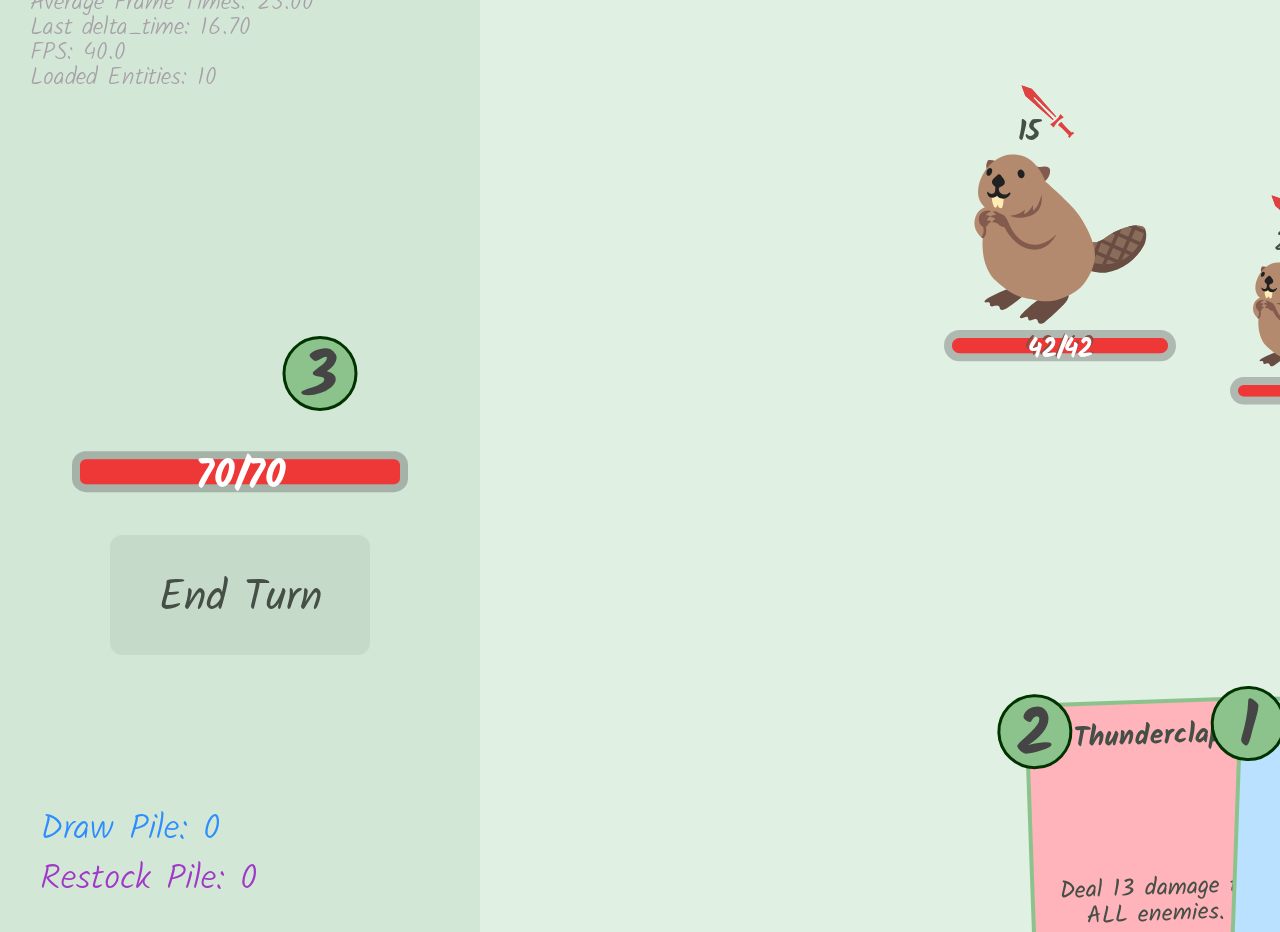
<file: card-crawler/index.html>
<!DOCTYPE html>
<html lang="en">
<head>
    <meta charset="UTF-8">
    <meta name="viewport" content="width=device-width, initial-scale=1.0">
    <meta http-equiv="Content-Type" content="image">
    <link rel="icon" type="image/x-icon" href="/favicon.ico">
    <title>Slay the Web</title>

    <link rel="stylesheet" href="index.css">
    <link rel="stylesheet" href="main_menu.css">
</head>
<body>
    <!-- text for users who have chosen to disable javascript -->
    <noscript id="noscript">
        <h1>you seem to have JS disabled</h1>
        <h2>meaning that this game won't work :(</h2>
    </noscript>

    <!-- displaying a loading gif whilst the assets for the game are loading -->
    <div id="misc">
        <img src="assets/sprites/loading/loading.gif" id="loading-bar">
    </div>


    <!-- we have a separate canvas for the background, this is so that we don't have to render it every frame, saving tons on performance -->
    <canvas id="backgroundCanvas" width="400" height="225"></canvas>

    <!-- main game canvas, assets we expect to move every frame -->
    <canvas id="gameCanvas" width="400" height="225" hidden="true">you don't seem to have support for canvases :p RIP i guess</canvas>

    <!-- particle canvas, for drawing particles -->
    <canvas id="particleCanvas" class="ignore-mouse" width="400" height="225" hidden="true"></canvas>
    
    <!-- HUD canvases, one is for generic HUD elements, one is for debug hud elements , and the last is a GLSL canvas-->
    <canvas id="hudCanvas" class="ignore-mouse" width="400" height="225" hidden="true"></canvas>
    <canvas id="debugHudCanvas" class="ignore-mouse" width="400" height="225" hidden="true"></canvas>
    <canvas id="WebGLHudCanvas" class="ignore-mouse" width="400" height="225" hidden="true"></canvas>
    
    <!-- UNUSED hovering card canvas, for drawing the hovering cards -->
    <canvas id="focusingCardCanvas" class="ignore-mouse" width="400" height="225" hidden="true"></canvas>
    
    <!-- GLSL canvas to render on top of the screen -->
    <canvas id="WebGLTopCanvas" class="ignore-mouse" width="400" height="225" hidden="true"></canvas>
    

    <!-- shader library -->
    <!-- <script type="module">
        import resolveLygia from "https://lygia.xyz/resolve.esm.js"
    </script> -->

    <!-- javascript -->
    <script type="module" src="./js/index.js"></script>

    <!-- main menu -->
    <div class="menu" id="main-menu" hidden="true">
        <h1 class="title">Slay the Web</h1>
        <ul class="menu-list" style="z-index: 10;">
            <li><a class="button-simple" data-button="play-btn" href="#">Play</a></li>
            <li><a class="button-simple" id="about-btn" href="#">About</a></li>
        </ul>
    </div>

    <div class="menu" id="game-over-screen" hidden="true">
        <h1 class="title">Deceased...</h1>
        <ul class="menu-list" style="z-index: 10;">
            <h2 id="score-display">You got a score of 20</h2>
            <li><a class="button-simple" style="display: none;"></a></li>
            <li><a class="button-simple" data-button="play-btn" href="#">Play Again</a></li>
            <li><a class="button-simple" data-button="store-btn" href="#">To the Store</a></li>
            <li><a class="button-simple" data-button="return-to-main-menu-btn" href="#">Main Menu</a></li>
        </ul>
    </div>

    <div class="menu" id="about-menu" hidden="true">
        <h1 class="title">About</h1>
        <ul class="menu-list" style="z-index: 10; width: 1000px;">
            <li><h4>A silly lil open-source game, written in bare-bones JavaScript</h4></li>
            <div class="menu-list-container">
                <div class="menu-list-child">
                    <li style="margin: 0px; margin-bottom: 15px"><h3>Art</h3></li>
                    <li style="margin: 0px; margin-bottom: 15px">"Loading..." by Top Rascal on OpenGameArt.org</li>
                    <li style="margin: 0px; margin-bottom: 15px">Sword Vectors by Vecteezy</li>
                    <li style="margin: 0px; margin-bottom: 15px">All other art by Kenney (www.kenney.nl)</li>
                </div>
                <!-- <div class="menu-list-child">
                    <li style="margin: 0px; margin-bottom: 15px"><h3>Audio</h3></li>
                    <li style="margin: 0px; margin-bottom: 15px">All other audio by Kenney (www.kenney.nl)</li>
                </div> -->
            </div>
            <li><a class="button-simple" rel="noreferrer noopener" target="_blank" href="https://github.com/JustTemmiesRandomProjects/silly-html-games/tree/main/card-crawler">Source Code</a></li>
            <li><a class="button-simple" data-button="return-to-main-menu-btn" href="#">Back</a></li>
        </ul>
    </div>
</body>
</html>
</file>
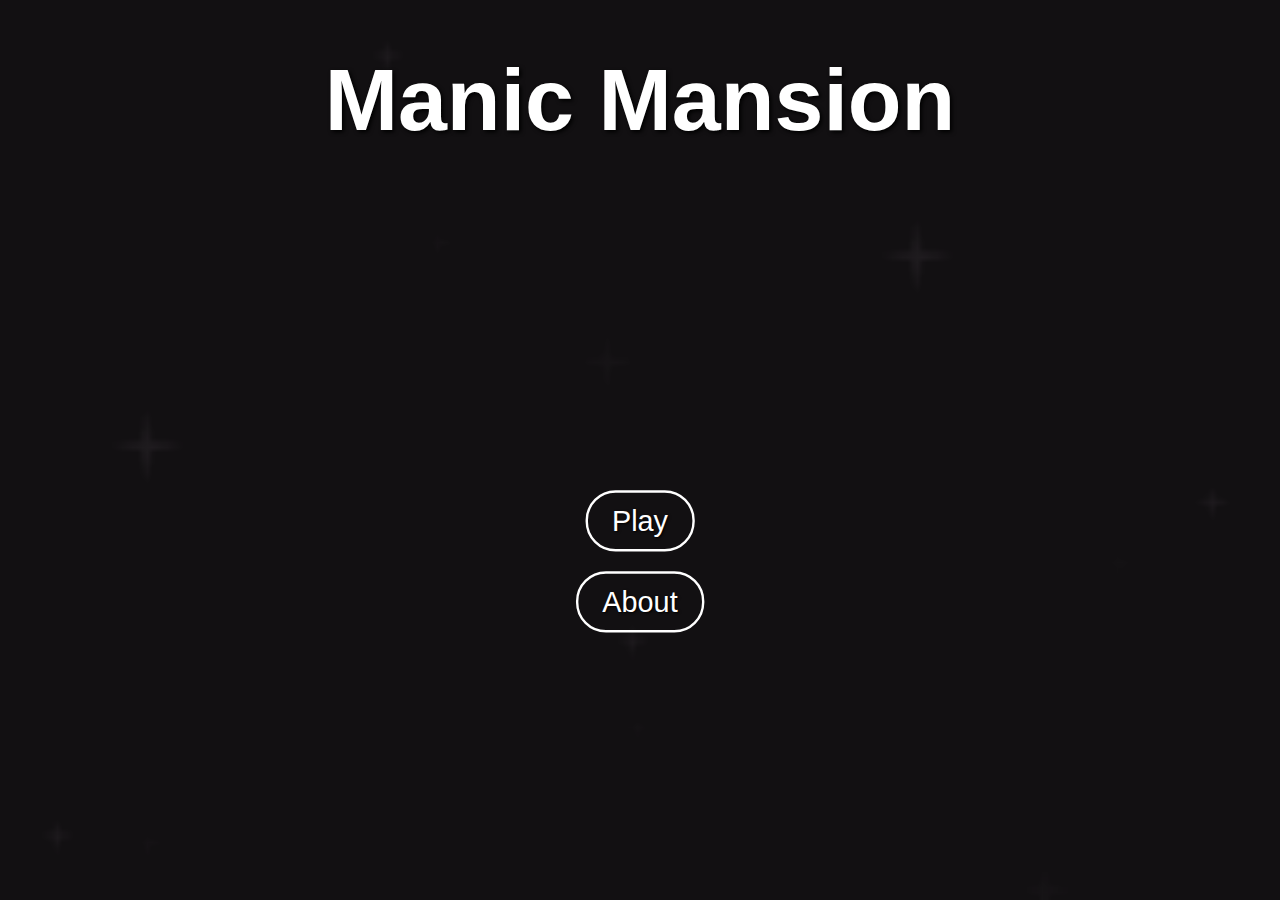
<file: manic-mansion/index.html>
<!DOCTYPE html>
<html lang="en">
<head>
    <meta charset="UTF-8">
    <meta name="viewport" content="width=device-width, initial-scale=1.0">
    <meta http-equiv="Content-Type" content="image">
    <title>Manic Mansion</title>

    <link rel="stylesheet" href="index.css">
    <link rel="stylesheet" href="main_menu.css">
</head>
<body>
    <!-- text for users who have chosen to disable javascript -->
    <noscript id="noscript">
        <h1>you seem to have JS disabled</h1>
        <h2>meaning that this game won't work :(</h2>
    </noscript>
    
    <!-- displaying a loading gif whilst the assets for the game are loading -->
    <div id="misc">
        <img src="assets/sprites/loading/loading.gif" id="loading-bar">
    </div>
    

    <!-- we have a separate canvas for the background, this is so that we don't have to render it every frame, saving tons on performance -->
    <canvas id="backgroundCanvas" width="400" height="225"></canvas>

    <!-- main game canvas, assets we expect to move every frame -->
    <canvas id="gameCanvas" width="400" height="225" hidden="true"></canvas>

    <!-- particle canvas, for drawing particles -->
    <canvas id="particleCanvas" class="ignore-mouse" width="400" height="225" hidden="true"></canvas>
    
    <!-- HUD canvas, for drawing the HUD -->
    <canvas id="hudCanvas" class="ignore-mouse" width="400" height="225" hidden="true"></canvas>

    <!-- javascript -->
    <script type="module" src="./js/index.js"></script>

    <!-- main menu -->
    <div class="menu" id="main-menu" hidden="true">
        <h1 class="title">Manic Mansion</h1>
        <ul class="menu-list" style="z-index: 10;">
            <li><a class="button-simple" data-button="play-btn" href="#">Play</a></li>
            <li><a class="button-simple" id="about-btn" href="#">About</a></li>
        </ul>
    </div>

    <div class="menu" id="game-over-screen" hidden="true">
        <h1 class="title">Your ships were Slain</h1>
        <ul class="menu-list" style="z-index: 10;">
            <h2 id="score-display">You got a score of 20</h2>
            <li><a class="button-simple" style="display: none;"></a></li>
            <li><a class="button-simple" data-button="play-btn" href="#">Play Again</a></li>
            <li><a class="button-simple" data-button="store-btn" href="#">To the Store</a></li>
            <li><a class="button-simple" data-button="return-to-main-menu-btn" href="#">Main Menu</a></li>
        </ul>
    </div>

    <div class="menu" id="about-menu" hidden="true">
        <h1 class="title">About</h1>
        <ul class="menu-list" style="z-index: 10; width: 1000px;">
            <li><h4>A silly lil open-source game, written in bare-bones JavaScript</h4></li>
            <div class="menu-list-container">
                <div class="menu-list-child">
                    <li style="margin: 0px; margin-bottom: 15px"><h3>Art</h3></li>
                    <li style="margin: 0px; margin-bottom: 15px">"Loading..." by Top Rascal on OpenGameArt.org</li>
                    <li style="margin: 0px; margin-bottom: 15px">All other art by Kenney (www.kenney.nl)</li>
                </div>
                <div class="menu-list-child">
                    <li style="margin: 0px; margin-bottom: 15px"><h3>Audio</h3></li>
                    <li style="margin: 0px; margin-bottom: 15px">All other audio by Kenney (www.kenney.nl)</li>
                </div>
            </div>
            <li><a class="button-simple" rel="noreferrer noopener" target="_blank" href="https://github.com/JustTemmiesRandomProjects/silly-html-games/tree/main/manic-mansion">Source Code</a></li>
            <li><a class="button-simple" data-button="return-to-main-menu-btn" href="#">Back</a></li>
        </ul>
    </div>
</body>
</html>
</file>
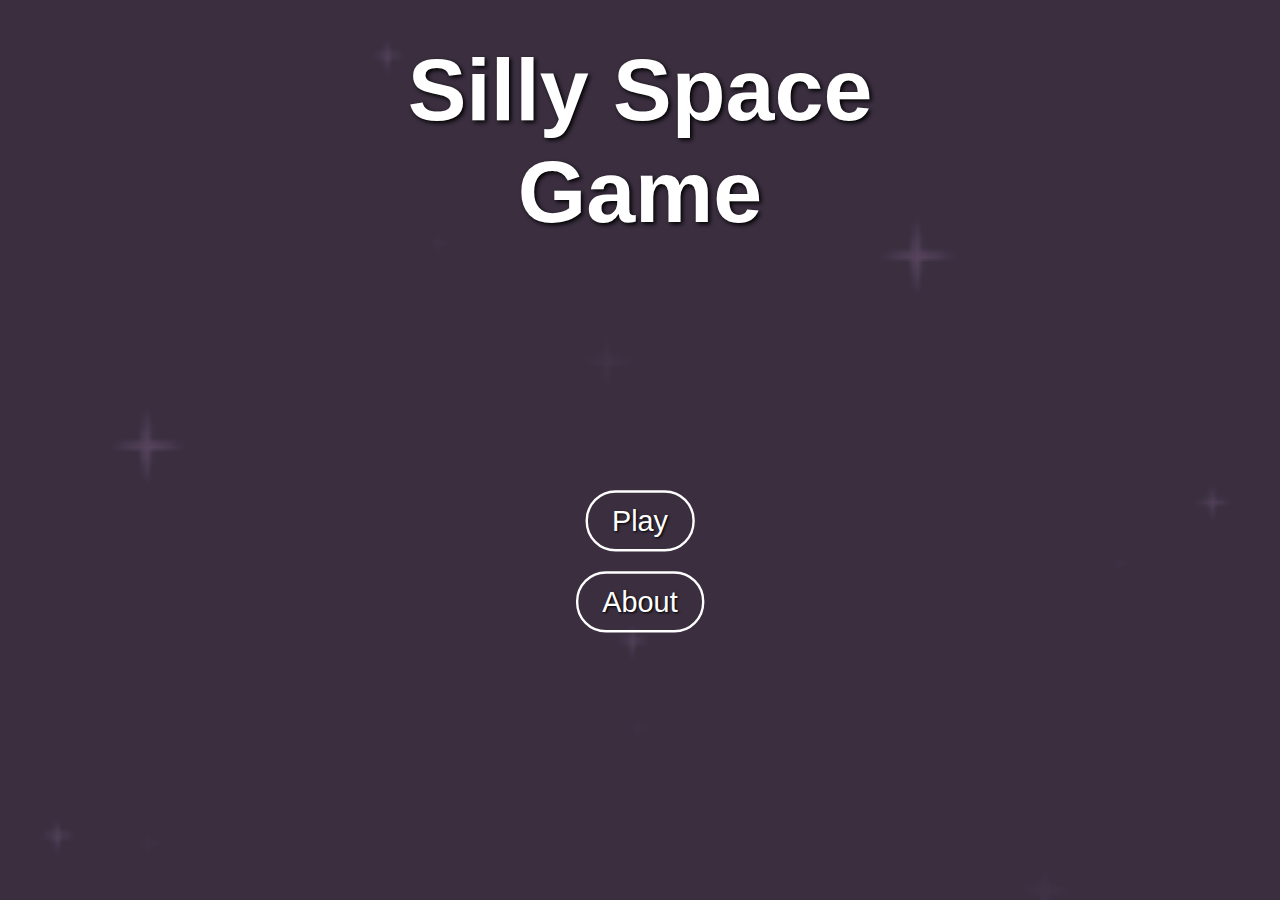
<file: silly-framework/index.html>
<!DOCTYPE html>
<html lang="en">
<head>
    <meta charset="UTF-8">
    <meta name="viewport" content="width=device-width, initial-scale=1.0">
    <meta http-equiv="Content-Type" content="image">
    <title>Silly Game</title>

    <link rel="stylesheet" href="index.css">
    <link rel="stylesheet" href="main_menu.css">
</head>
<body>
    <!-- text for users who have chosen to disable javascript -->
    <noscript id="noscript">
        <h1>you seem to have JS disabled</h1>
        <h2>meaning that this game won't work :(</h2>
    </noscript>
    
    <!-- displaying a loading gif whilst the assets for the game are loading -->
    <div id="misc">
        <img src="assets/sprites/loading/loading.gif" id="loading-bar">
    </div>
    

    <!-- we have a separate canvas for the background, this is so that we don't have to render it every frame, saving tons on performance -->
    <canvas id="backgroundCanvas" width="400" height="225"></canvas>

    <!-- main game canvas, assets we expect to move every frame -->
    <canvas id="gameCanvas" width="400" height="225" hidden="true"></canvas>

    <!-- particle canvas, for drawing particles -->
    <canvas id="particleCanvas" class="ignore-mouse" width="400" height="225" hidden="true"></canvas>
    
    <!-- HUD canvas, for drawing the HUD -->
    <canvas id="hudCanvas" class="ignore-mouse" width="400" height="225" hidden="true"></canvas>

    <!-- javascript -->
    <script type="module" src="./js/index.js"></script>

    <!-- main menu -->
    <div class="menu" id="main-menu" hidden="true">
        <h1 class="title">Silly Space Game</h1>
        <ul class="menu-list" style="z-index: 10;">
            <li><a class="button-simple" data-button="play-btn" href="#">Play</a></li>
            <li><a class="button-simple" id="about-btn" href="#">About</a></li>
        </ul>
    </div>

    <div class="menu" id="game-over-screen" hidden="true">
        <h1 class="title">Your ships were Slain</h1>
        <ul class="menu-list" style="z-index: 10;">
            <h2 id="score-display">You got a score of 20</h2>
            <li><a class="button-simple" style="display: none;"></a></li>
            <li><a class="button-simple" data-button="play-btn" href="#">Play Again</a></li>
            <li><a class="button-simple" data-button="store-btn" href="#">To the Store</a></li>
            <li><a class="button-simple" data-button="return-to-main-menu-btn" href="#">Main Menu</a></li>
        </ul>
    </div>

    <div class="menu" id="about-menu" hidden="true">
        <h1 class="title">About</h1>
        <ul class="menu-list" style="z-index: 10; width: 1000px;">
            <li><h4>A simple, open-source silly space game written in bare-bones JavaScript</h4></li>
            <div class="menu-list-container">
                <div class="menu-list-child">
                    <li style="margin: 0px; margin-bottom: 15px"><h3>Art</h3></li>
                    <li style="margin: 0px; margin-bottom: 15px">"Loading..." by Top Rascal on OpenGameArt.org</li>
                    <li style="margin: 0px; margin-bottom: 15px">All other art by Kenney (www.kenney.nl)</li>
                </div>
                <div class="menu-list-child">
                    <li style="margin: 0px; margin-bottom: 15px"><h3>Audio</h3></li>
                    <li style="margin: 0px; margin-bottom: 15px">All other audio by Kenney (www.kenney.nl)</li>
                </div>
            </div>
            <li><a class="button-simple" rel="noreferrer noopener" target="_blank" href="https://github.com/JustTemmiesRandomProjects/silly-html-games/tree/main/silly-space-game">Source Code</a></li>
            <li><a class="button-simple" data-button="return-to-main-menu-btn" href="#">Back</a></li>
        </ul>
    </div>
</body>
</html>
</file>
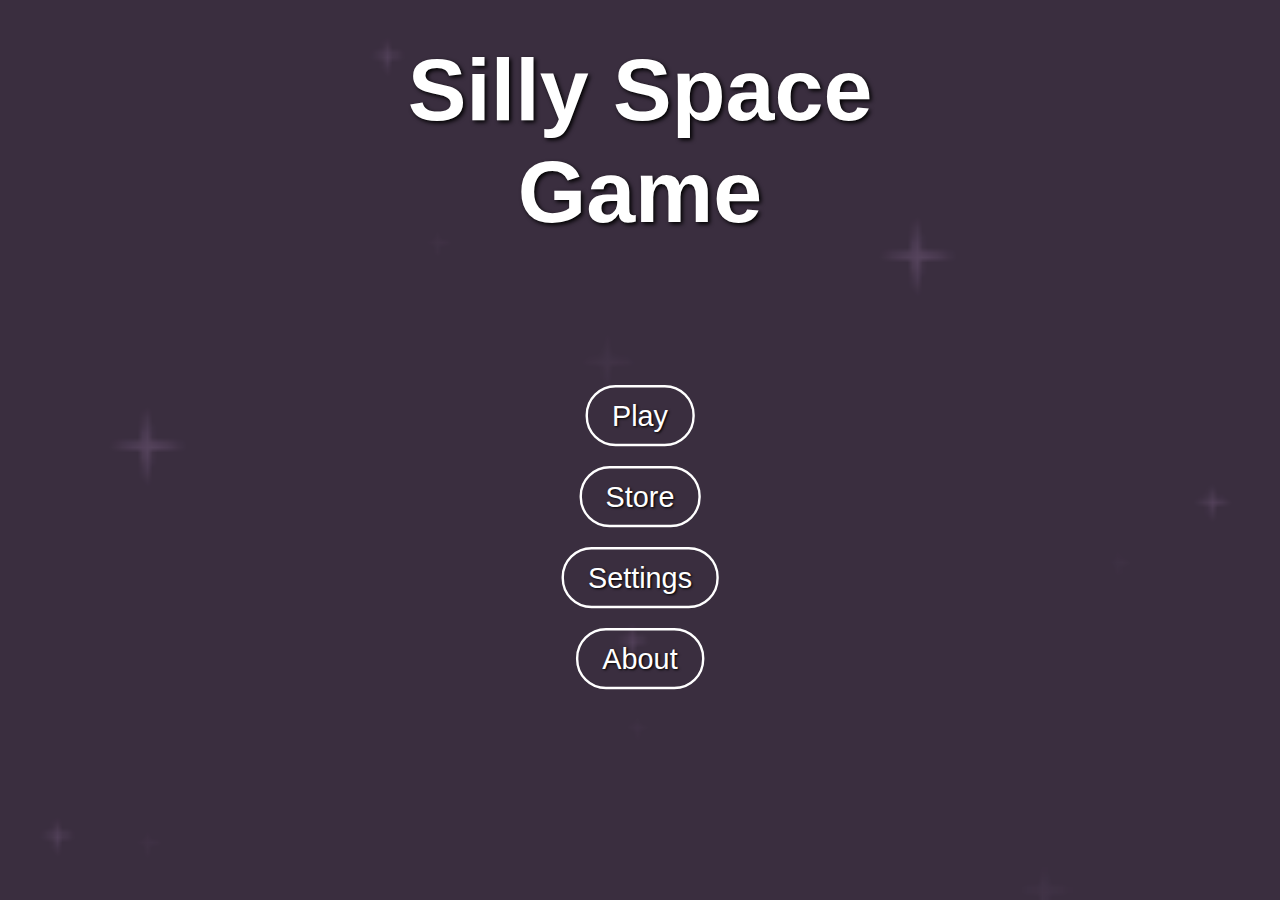
<file: silly-space-game/index.html>
<!DOCTYPE html>
<html lang="en">
<head>
    <meta charset="UTF-8">
    <meta name="viewport" content="width=device-width, initial-scale=1.0">
    <meta http-equiv="Content-Type" content="image">
    <title>Silly Space Game</title>

    <link rel="stylesheet" href="index.css">
    <link rel="stylesheet" href="main_menu.css">
    <link rel="stylesheet" href="shop.css">
</head>
<body>
    <!-- text for users who have chosen to disable javascript -->
    <noscript id="noscript">
        <h1>you seem to have JS disabled</h1>
        <h2>meaning that this game won't work :(</h2>
    </noscript>
    
    <!-- displaying a loading gif whilst the assets for the game are loading -->
    <div id="misc">
        <img src="assets/sprites/loading/loading.gif" id="loading-bar">
    </div>
    

    <!-- we have a separate canvas for the background, this is so that we don't have to render it every frame, saving tons on performance -->
    <canvas id="backgroundCanvas" width="400" height="225"></canvas>

    <!-- main game canvas -->
    <canvas id="gameCanvas" width="400" height="225" hidden="true"></canvas>

    <!-- particle canvas, for drawing particles -->
    <canvas id="particleCanvas" class="ignore-mouse" width="400" height="225" hidden="true"></canvas>
    
    <!-- HUD canvas, for drawing the HUD -->
    <canvas id="hudCanvas" class="ignore-mouse" width="400" height="225" hidden="true"></canvas>

    <!-- javascript -->
    <script type="module" src="./js/index.js"></script>

    <!-- main menu -->
    <div class="menu" id="main-menu" hidden="true">
        <h1 class="title">Silly Space Game</h1>
        <ul class="menu-list" style="z-index: 10;">
            <li><a class="button-simple" data-button="play-btn" href="#">Play</a></li>
            <li><a class="button-simple" data-button="store-btn" href="#">Store</a></li>
            <li><a class="button-simple" id="settings-btn" href="#">Settings</a></li>
            <li><a class="button-simple" id="about-btn" href="#">About</a></li>
        </ul>
    </div>

    <div class="menu" id="store-menu" hidden="true">
        <h1 class="title">Welcome to the Store!</h1>
        <ul class="menu-list" style="z-index: 10;">
            <div id="div1" style="height: 500px; width: 1600px; position:relative;">
            <div id="div2" style="max-height:100%; max-width: 100%; overflow:auto;">
            <div id="div3" style="height: 100%;">
                <div class="shop-container">
                    <div class="item-list">
                        <div class="menu-list-container">
                            <div class="menu-list-child">
                                <div class="shop-item">
                                    <h3 class="item-name">Colourful Paint</h3>
                                    <p class="item-description">Unlocks different colours for your ship</p>
                                    <div class="buy-button-container"><button id="shop_more_paint_1" class="buy-button button-simple">Buy</button></div>
                                </div>
                                <div class="shop-item">
                                    <h3 class="item-name">Bigger Shipyard</h3>
                                    <p class="item-description">Unlocks a new model of ship, functionally identical</p>
                                    <div class="buy-button-container"><button id="shop_more_ships_1" class="buy-button button-simple">Buy</button></div>
                                </div>
                                <div class="shop-item">
                                    <h3 class="item-name">Advanced Machinery</h3>
                                    <p class="item-description">Unlocks yet another model of ship, functionally identical</p>
                                    <div class="buy-button-container"><button id="shop_more_ships_2" class="buy-button button-simple">Buy</button></div>
                                </div>
                            </div>
                            <div class="menu-list-child">
                                <div class="shop-item">
                                    <h3 class="item-name">Money Printing</h3>
                                    <p class="item-description">Increase the maximum number of coins on the map by 1</p>
                                    <div class="buy-button-container"><button id="shop_more_coins_1" class="buy-button button-simple">Buy</button></div>
                                </div>
                                <div class="shop-item-fake"></div>
                                <div class="shop-item move-item-right">
                                    <h3 class="item-name">Pre-emptive Clones</h3>
                                    <p class="item-description">Start the game with one of your clones</p>
                                    <div class="buy-button-container"><button id="shop_clone_start" class="buy-button button-simple">Buy</button></div>
                                </div>
                            </div>
                            <div class="menu-list-child">
                                <div class="shop-item">
                                    <h3 class="item-name">Cloning Gallery</h3>
                                    <p class="item-description">The first time you collect 5 coins in a round, spawn a clone of yourself!</p>
                                    <div class="buy-button-container"><button id="shop_clone_first_5_coins" class="buy-button button-simple">Buy</button></div>
                                </div>
                                <div class="shop-item">
                                    <h3 class="item-name">Durable Cloning Gallery</h3>
                                    <p class="item-description">Spawn a clone for every 5th coin you collect - there's no limits with this one</p>
                                    <div class="buy-button-container"><button id="shop_clone_every_5_coins" class="buy-button button-simple">Buy</button></div>
                                </div>
                                <div class="shop-item item-to-left item-to-right">
                                    <h3 class="item-name">Clones of Mayhem</h3>
                                    <p class="item-description">Spawn a clone every time you pick up a coin</p>
                                    <div class="buy-button-container"><button id="shop_clone_every_1_coins" class="buy-button button-simple">Buy</button></div>
                                </div>
                            </div>
                            <div class="menu-list-child">
                                <div class="shop-item">
                                    <h3 class="item-name">Item 1</h3>
                                    <p class="item-description">Description of Item 1</p>
                                    <div class="buy-button-container"><button id="shop_placeholder" class="buy-button button-simple">Buy</button></div>
                                </div>
                                <div class="shop-item">
                                    <h3 class="item-name">Item 2</h3>
                                    <p class="item-description">Description of Item 2</p>
                                    <div class="buy-button-container"><button id="shop_placeholder" class="buy-button button-simple">Buy</button></div>
                                </div>
                                <div class="shop-item move-item-left">
                                    <h3 class="item-name">Astroid Mining</h3>
                                    <p class="item-description">Spawn a clone every time you destroy 25,000 score worth of astroids</p>
                                    <div class="buy-button-container"><button id="shop_clone_score" class="buy-button button-simple">Buy</button></div>
                                </div>
                            </div>
                            <div class="menu-list-child">
                                <div class="shop-item">
                                    <h3 class="item-name">Item 1</h3>
                                    <p class="item-description">Description of Item 1</p>
                                    <div class="buy-button-container"><button id="shop_placeholder" class="buy-button button-simple">Buy</button></div>
                                </div>
                                <div class="shop-item">
                                    <h3 class="item-name">Item 2</h3>
                                    <p class="item-description">Description of Item 2</p>
                                    <div class="buy-button-container"><button id="shop_placeholder" class="buy-button button-simple">Buy</button></div>
                                </div>
                                <div class="shop-item">
                                    <h3 class="item-name">Item 2</h3>
                                    <p class="item-description">Description of Item 2</p>
                                    <div class="buy-button-container"><button id="shop_placeholder" class="buy-button button-simple">Buy</button></div>
                                </div>
                            </div>
                        </div>
                    </div>
                </div>
            </div>
            </div>
            </div>
            <p id="shop-coin-counter" style="font-family: Arial, Helvetica, sans-serif; color: #D884C2AF; font-size: 30px; transform: translateX(80px); margin-bottom: -50px;">Coins: 4</p>
            <li><a class="button-simple" data-button="play-btn" href="#">Play</a></li>
            <li><a class="button-simple" data-button="return-to-main-menu-btn" href="#">Back</a></li>
        </ul>
    </div>

    <div class="menu" id="game-over-screen" hidden="true">
        <h1 class="title">Your ships were Slain</h1>
        <ul class="menu-list" style="z-index: 10;">
            <h2 id="score-display">You got a score of 20</h2>
            <li><a class="button-simple" style="display: none;"></a></li>
            <li><a class="button-simple" data-button="play-btn" href="#">Play Again</a></li>
            <li><a class="button-simple" data-button="store-btn" href="#">To the Store</a></li>
            <li><a class="button-simple" data-button="return-to-main-menu-btn" href="#">Main Menu</a></li>
        </ul>
    </div>

    <div class="menu" id="settings-menu" hidden="true">
        <h1 class="title">Settings</h1>
        <ul class="menu-list" style="z-index: 10; width: 1100px; margin-top: 25px;">
            <div class="menu-list-container" style="margin-bottom: -60px;">
                <div class="menu-list-child">
                    <li><h3>Debug</h3></li>
                    <li><a class="set-in-code" id="settings-debug-test-1-btn" href="#">Debug Testy Thiny nr 2</a></li>
                    <li><a class="set-in-code" id="settings-debug-test-2-btn" href="#">Test Button</a></li>
                    <li><a class="set-in-code" id="settings-show-hitboxes-btn" href="#">Show Hitboxes</a></li>
                    <li><a class="set-in-code" id="settings-view-audio-players-btn" href="#">Show Audio Players</a></li>
                </div>
                <div class="menu-list-child">
                    <li><h3>Gameplay</h3></li>
                    <li><a class="set-in-code" id="settings-circles-collide-btn" href="#">Meteor Collision</a></li>
                    <li><a class="set-in-code" id="settings-player-collision-btn" href="#">Player Collision</a></li>
                    <li><a class="set-in-code" id="settings-player-invincible-btn" href="#">Unlimited Shield</a></li>
                </div>
                <div class="menu-list-child">
                    <li><h3>Audio</h3></li>
                    <li class="audio-slider">
                        <h4>Master Volume:</h4>
                        <input type="range" min="0" max="100" value="50" step="1" class="slider" id="master-volume-slider">
                    </li>
                    <li class="audio-slider">
                        <h4>Music Volume:</h4>
                        <input type="range" min="0" max="100" value="50" step="1" class="slider" id="music-volume-slider">
                    </li>
                    <li class="audio-slider">
                        <h4>SFX Volume:</h4>
                        <input type="range" min="0" max="100" value="50" step="1" class="slider" id="sfx-volume-slider">
                    </li>
                </div>
            </div>
            <li><a class="button-simple" data-button="settings-reset-to-defaults" href="#">Reset to Defaults</a></li>
            <li><a class="button-simple" data-button="return-to-main-menu-btn" href="#">Back</a></li>
        </ul>
    </div>

    <div class="menu" id="about-menu" hidden="true">
        <h1 class="title">About</h1>
        <ul class="menu-list" style="z-index: 10; width: 1350px;">
            <li><h4>A simple, open-source silly space game written in bare-bones JavaScript</h4></li>
            <div class="menu-list-container">
                <div class="menu-list-child">
                    <li style="margin: 0px; margin-bottom: 15px"><h3>Art</h3></li>
                    <li style="margin: 0px; margin-bottom: 15px">"Loading..." by Top Rascal on OpenGameArt.org</li>
                    <li style="margin: 0px; margin-bottom: 15px">"Space Coin" by JustTemmie on GitHub</li>
                    <li style="margin: 0px; margin-bottom: 15px">All other art by Kenney (www.kenney.nl)</li>
                </div>
                <div class="menu-list-child">
                    <li style="margin: 0px; margin-bottom: 15px"><h3>Audio</h3></li>
                    <li style="margin: 0px; margin-bottom: 15px">"Meteor" by Jan125 on OpenGameArt.org</li>
                    <li style="margin: 0px; margin-bottom: 15px">All other audio by Kenney (www.kenney.nl)</li>
                </div>
                <div class="menu-list-child">
                    <li style="margin: 0px; margin-bottom: 15px"><h3>Code</h3></li>
                    <li style="margin: 0px; margin-bottom: 15px">All code by JustTemmie on GitHub</li>
                </div>
            </div>
            <li><a class="button-simple" rel="noreferrer noopener" target="_blank" href="https://github.com/JustTemmiesRandomProjects/silly-html-games/tree/main/silly-space-game">Source Code</a></li>
            <li><a class="button-simple" data-button="return-to-main-menu-btn" href="#">Back</a></li>
        </ul>
    </div>
</body>
</html>
</file>
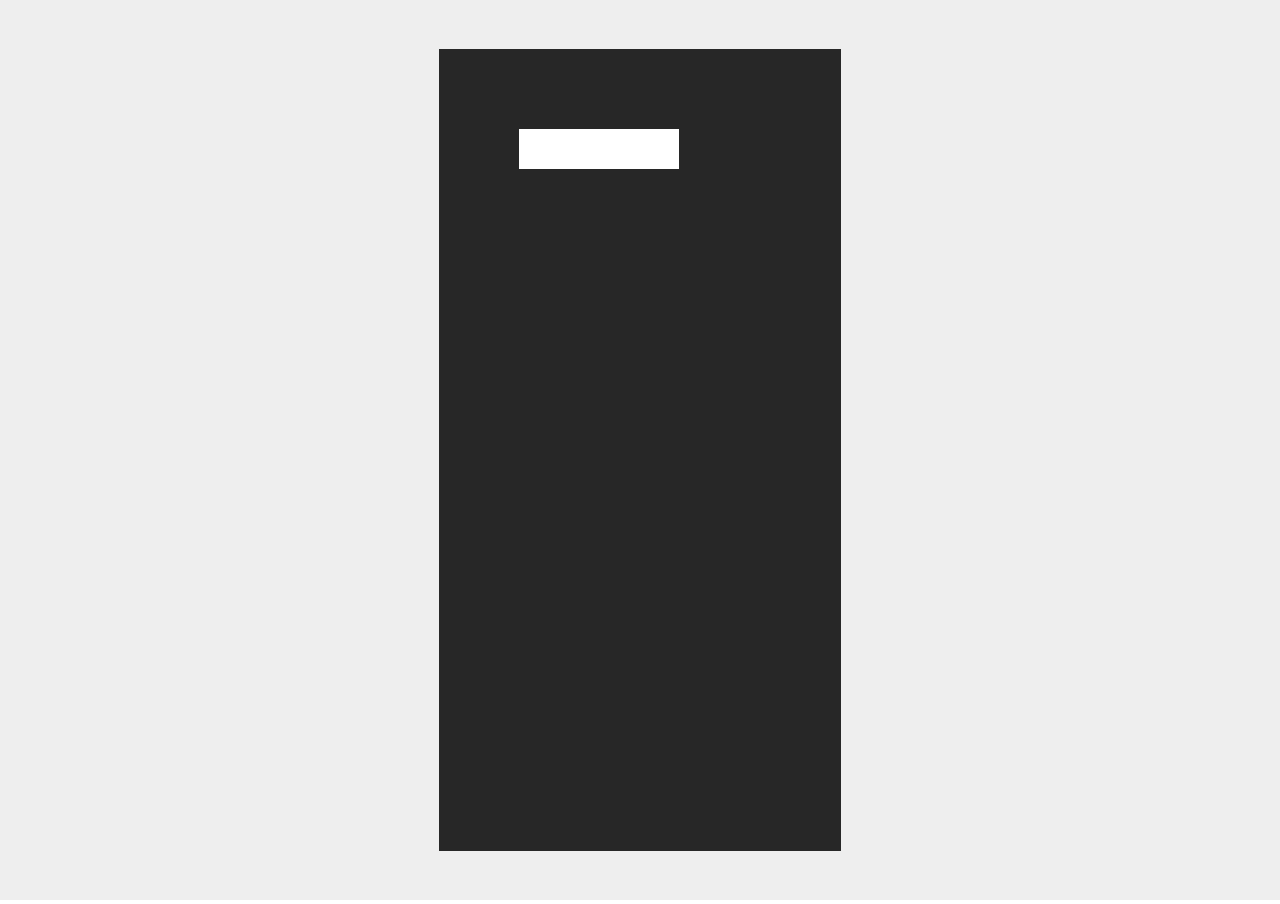
<file: test1/index.html>
<!DOCTYPE html>
<html lang="en">
<head>
    <meta charset="UTF-8">
    <meta name="viewport" content="width=device-width, initial-scale=1.0">
    <title>Silly game</title>

    <link rel="stylesheet" href="index.css">
</head>
<body>
    <canvas id="gameCanvas" width="1600" height="900"></canvas>
    <script src="index.js"></script>
</body>
</html>
</file>
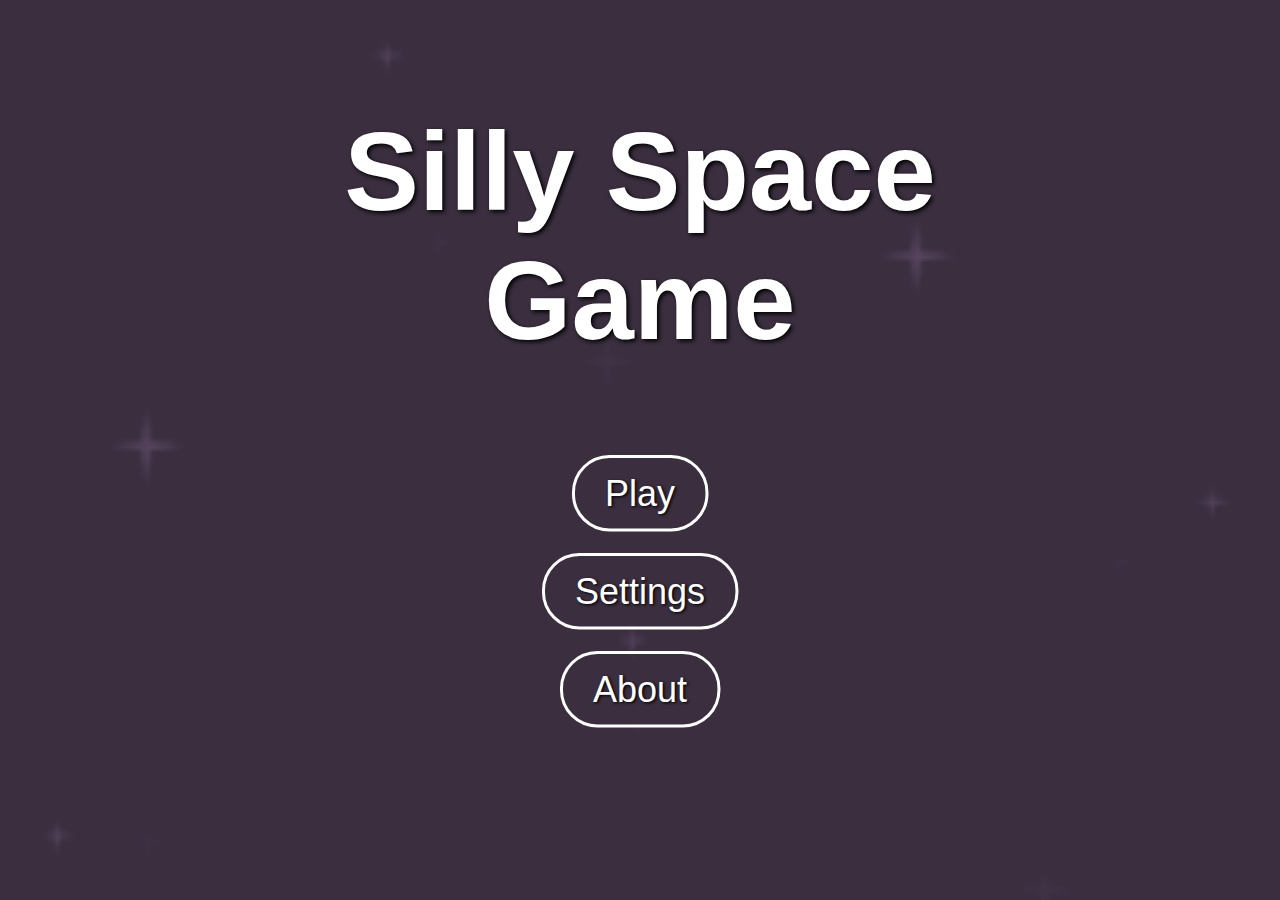
<file: school/other/silly-space-game/index.html>
<!DOCTYPE html>
<html lang="en">
<head>
    <meta charset="UTF-8">
    <meta name="viewport" content="width=device-width, initial-scale=1.0">
    <meta http-equiv="Content-Type" content="image">
    <title>Silly Space Game</title>

    <link rel="stylesheet" href="index.css">
    <link rel="stylesheet" href="main_menu.css">
</head>
<body>
    <!-- text for users who have chosen to disable javascript -->
    <noscript id="noscript">
        <h1>you seem to have JS disabled</h1>
        <h2>meaning that this game won't work :(</h2>
    </noscript>
    
    <!-- displaying a loading gif whilst the assets for the game are loading -->
    <div id="misc">
        <img src="assets/sprites/loading/loading.gif" id="loading-bar">
    </div>

    <!-- we have a seperate canvas for the background, this is so that we don't have to render it every frame, saving tons on performance -->
    <canvas id="backgroundCanvas" width="400" height="225"></canvas>

    <!-- main game canvas -->
    <canvas id="gameCanvas" width="400" height="225" hidden="true"></canvas>

    <!-- particle canvas, for drawing particles -->
    <canvas id="particleCanvas" class="ignore-mouse" width="400" height="225" hidden="true"></canvas>

    <!-- javascript -->
    <script type="module" src="./js/index.js"></script>

    <!-- main menu -->
    <div class="menu" id="main-menu" hidden="true">
        <h1 class="title">Silly Space Game</h1>
        <ul class="menu-list">
            <li><a id="play-btn" href="#">Play</a></li>
            <li><a id="settings-btn" href="#">Settings</a></li>
            <li><a id="about-btn" href="#">About</a></li>
            <!-- <li><a href="#">Exit</a></li> -->
        </ul>
    </div>

    <div class="menu" id="settings-menu" hidden="true">
        <h1 class="title">Settings</h1>
        <ul class="menu-list">
            <li><a id="settings-view-hitboxes-btn" href="#">eyo</a></li>
            <li><a>hi</a></li>
            <li><a>hi</a></li>
            <li><a>hi</a></li>
            <li><a id="return-to-main-menu-btn" href="#">back</a></li>
        </ul>
    </div>
</body>
</html>
</file>
<file: card-crawler/index.css>
@font-face {
    font-family: 'kalam-bold';
    src: url('assets/fonts/Kalam/Kalam-Bold.ttf');
}

@font-face {
    font-family: 'kalam-light';
    src: url('assets/fonts/Kalam/Kalam-Light.ttf');
}

@font-face {
    font-family: 'kalam-regular';
    src: url('assets/fonts/Kalam/Kalam-Regular.ttf');
}

canvas {
    image-rendering: pixelated;
    image-rendering: crisp-edges;

    /* make the canvases centered on the screen */
    position: absolute;

    left: 0;
    right: 0;
    margin-left: auto;
    margin-right: auto;
    top: 0;
    bottom: 0;
    margin-top: auto;
    margin-bottom: auto;
}

.ignore-mouse {
    pointer-events: none;
}

/* make loading bar centered on the screen, above all other elements */
#loading-bar {    
    image-rendering: pixelated;
    scale: 8;
    
    position: absolute;
    top: 40%;
    left: 50%;
    transform: translate(-6%, 0%);
    z-index: 50; /* higher z-index to ensure it's above other elements */
}

#noscript {
    position: absolute;
    top: 10%;
    left: 50%;
    transform: translate(-50%, 0%);
    margin: 0;
    text-align: center;
    z-index: 55; /* higher z-index to ensure it's above other elements */
    color: #fff;
}

audio {
    background-color: #4d4d4d;
    z-index:5
}

.looping-audio {
    background-color: #034bbe;
}
</file>
<file: card-crawler/main_menu.css>
body {
    width:  100%;
    height: 100%;
    margin: 0;
    padding: 0;
    overflow: hidden;
    font-family: 'Arial', sans-serif;
    color: #fff;
    background-color: #3a2e3f;
    background-image: url('assets/sprites/kenney/Backgrounds/black.png');
    background-size: cover;
}

.title {
    text-align: center;
    position: absolute;
    top: 0%;
    left: 50%;
    transform: translate(-50%, -10%);
    z-index: 5;
    font-size: 5.5rem;
    padding-bottom: 0.03vh;
    text-shadow: 2px 2px 4px #000;
}

.menu-list {
    position: absolute;
    padding: 0px;
    left: 50%;
    top: 65%;
    transform: translate(-50%, -65%);
    list-style: none;
}

.menu-list-container {
    display: flex;
}

.menu-list-child {
    flex: 1;
    margin: 5px;
    box-sizing: border-box;
}

.menu-list li {
    text-align: center;
    margin: 30px;
    scale: 1.2;
    padding: 3px;
    height: 45px;
}

.menu-list a {
    text-decoration: none;
    color: #fff;
    font-size: 1.5rem;
    padding: 10px 20px;
    border-radius: 25px;
    transition: all 0.3s ease;
    text-shadow: 1px 1px 2px #000;
}

.menu-list h3 {
    text-decoration: none;
    color: #fff;
    font-size: 1.5rem;
    padding: 0px;
    border-radius: 25px;
    margin: 0px;
    transition: all 0.3s ease;
    text-shadow: 1px 1px 2px #000;
}

.audio-slider h4 {
    text-decoration: none;
    color: #fff;
    font-size: 1rem;
    padding: 0px;
    margin-bottom: 4px;
    margin-top: -10px;
    text-shadow: 1px 1px 2px #000;
}

.button-simple {
    border: 2px solid #fff;
}

.button-simple:hover  {
    background-color: #fff;
    color: #000;
    box-shadow: 0 0 10px #fff;
}

.button-active {
    background-color: #00ff0030;
}

.button-inactive {
    background-color: #ff000030;
}

@keyframes pulsate {
    from {
        transform: scale(1);
    }
    to {
        transform: scale(1.2);
    }
}
</file>
<file: manic-mansion/index.css>
canvas {
    /* background: #eee; */
    /* scale: 4; */
    position: absolute;

    image-rendering: pixelated;
    image-rendering: crisp-edges;
}

.ignore-mouse {
    pointer-events: none;
}

/* make loading bar centered on the screen, above all other elements */
#loading-bar {    
    image-rendering: pixelated;
    scale: 8;
    
    position: absolute;
    top: 40%;
    left: 50%;
    transform: translate(-6%, 0%);
    z-index: 50; /* higher z-index to ensure it's above other elements */
}

#noscript {
    position: absolute;
    top: 10%;
    left: 50%;
    transform: translate(-50%, 0%);
    margin: 0;
    text-align: center;
    z-index: 55; /* higher z-index to ensure it's above other elements */
    color: #fff;
}

audio {
    background-color: #4d4d4d;
    z-index:5
}

.looping-audio {
    background-color: #034bbe;
}
</file>
<file: manic-mansion/main_menu.css>
body {
    width:  100%;
    height: 100%;
    margin: 0;
    padding: 0;
    overflow: hidden;
    font-family: 'Arial', sans-serif;
    color: #fff;
    background-color: #3a2e3f;
    background-image: url('assets/sprites/kenney/Backgrounds/black.png');
    background-size: cover;
}

.title {
    text-align: center;
    position: absolute;
    top: 0%;
    left: 50%;
    transform: translate(-50%, -10%);
    z-index: 5;
    font-size: 5.5rem;
    padding-bottom: 0.03vh;
    text-shadow: 2px 2px 4px #000;
}

.menu-list {
    position: absolute;
    padding: 0px;
    left: 50%;
    top: 65%;
    transform: translate(-50%, -65%);
    list-style: none;
}

.menu-list-container {
    display: flex;
}

.menu-list-child {
    flex: 1;
    margin: 5px;
    box-sizing: border-box;
}

.menu-list li {
    text-align: center;
    margin: 30px;
    scale: 1.2;
    padding: 3px;
    height: 45px;
}

.menu-list a {
    text-decoration: none;
    color: #fff;
    font-size: 1.5rem;
    padding: 10px 20px;
    border-radius: 25px;
    transition: all 0.3s ease;
    text-shadow: 1px 1px 2px #000;
}

.menu-list h3 {
    text-decoration: none;
    color: #fff;
    font-size: 1.5rem;
    padding: 0px;
    border-radius: 25px;
    margin: 0px;
    transition: all 0.3s ease;
    text-shadow: 1px 1px 2px #000;
}

.audio-slider h4 {
    text-decoration: none;
    color: #fff;
    font-size: 1rem;
    padding: 0px;
    margin-bottom: 4px;
    margin-top: -10px;
    text-shadow: 1px 1px 2px #000;
}

.button-simple {
    border: 2px solid #fff;
}

.button-simple:hover  {
    background-color: #fff;
    color: #000;
    box-shadow: 0 0 10px #fff;
}

.button-active {
    background-color: #00ff0030;
}

.button-inactive {
    background-color: #ff000030;
}

@keyframes pulsate {
    from {
        transform: scale(1);
    }
    to {
        transform: scale(1.2);
    }
}
</file>
<file: silly-framework/index.css>
canvas {
    /* background: #eee; */
    /* scale: 4; */
    position: absolute;
}

.ignore-mouse {
    pointer-events: none;
}

/* make loading bar centered on the screen, above all other elements */
#loading-bar {    
    image-rendering: pixelated;
    scale: 8;
    
    position: absolute;
    top: 40%;
    left: 50%;
    transform: translate(-6%, 0%);
    z-index: 50; /* higher z-index to ensure it's above other elements */
}

#noscript {
    position: absolute;
    top: 10%;
    left: 50%;
    transform: translate(-50%, 0%);
    margin: 0;
    text-align: center;
    z-index: 55; /* higher z-index to ensure it's above other elements */
    color: #fff;
}

audio {
    background-color: #4d4d4d;
    z-index:5
}

.looping-audio {
    background-color: #034bbe;
}
</file>
<file: silly-framework/main_menu.css>
body {
    width:  100%;
    height: 100%;
    margin: 0;
    padding: 0;
    overflow: hidden;
    font-family: 'Arial', sans-serif;
    color: #fff;
    background-color: #3a2e3f;
    background-image: url('assets/sprites/kenney/Backgrounds/darkPurple.png');
    background-size: cover;
}

.title {
    text-align: center;
    position: absolute;
    top: 0%;
    left: 50%;
    transform: translate(-50%, -10%);
    z-index: 5;
    font-size: 5.5rem;
    padding-bottom: 0.03vh;
    text-shadow: 2px 2px 4px #000;
}

.menu-list {
    position: absolute;
    padding: 0px;
    left: 50%;
    top: 65%;
    transform: translate(-50%, -65%);
    list-style: none;
}

.menu-list-container {
    display: flex;
}

.menu-list-child {
    flex: 1;
    margin: 5px;
    box-sizing: border-box;
}

.menu-list li {
    text-align: center;
    margin: 30px;
    scale: 1.2;
    padding: 3px;
    height: 45px;
}

.menu-list a {
    text-decoration: none;
    color: #fff;
    font-size: 1.5rem;
    padding: 10px 20px;
    border-radius: 25px;
    transition: all 0.3s ease;
    text-shadow: 1px 1px 2px #000;
}

.menu-list h3 {
    text-decoration: none;
    color: #fff;
    font-size: 1.5rem;
    padding: 0px;
    border-radius: 25px;
    margin: 0px;
    transition: all 0.3s ease;
    text-shadow: 1px 1px 2px #000;
}

.audio-slider h4 {
    text-decoration: none;
    color: #fff;
    font-size: 1rem;
    padding: 0px;
    margin-bottom: 4px;
    margin-top: -10px;
    text-shadow: 1px 1px 2px #000;
}

.button-simple {
    border: 2px solid #fff;
}

.button-simple:hover  {
    background-color: #fff;
    color: #000;
    box-shadow: 0 0 10px #fff;
}

.button-active {
    background-color: #00ff0030;
}

.button-inactive {
    background-color: #ff000030;
}

@keyframes pulsate {
    from {
        transform: scale(1);
    }
    to {
        transform: scale(1.2);
    }
}
</file>
<file: silly-space-game/index.css>
canvas {
    /* background: #eee; */
    /* scale: 4; */
    position: absolute;
}

.ignore-mouse {
    pointer-events: none;
}

/* make loading bar centered on the screen, above all other elements */
#loading-bar {    
    image-rendering: pixelated;
    scale: 8;
    
    position: absolute;
    top: 40%;
    left: 50%;
    transform: translate(-6%, 0%);
    z-index: 50; /* higher z-index to ensure it's above other elements */
}

#noscript {
    position: absolute;
    top: 10%;
    left: 50%;
    transform: translate(-50%, 0%);
    margin: 0;
    text-align: center;
    z-index: 55; /* higher z-index to ensure it's above other elements */
    color: #fff;
}

audio {
    background-color: #4d4d4d;
    z-index:5
}

.looping-audio {
    background-color: #034bbe;
}
</file>
<file: silly-space-game/main_menu.css>
body {
    width:  100%;
    height: 100%;
    margin: 0;
    padding: 0;
    overflow: hidden;
    font-family: 'Arial', sans-serif;
    color: #fff;
    background-color: #3a2e3f;
    background-image: url('assets/sprites/kenney/Backgrounds/darkPurple.png');
    background-size: cover;
}

.title {
    text-align: center;
    position: absolute;
    top: 0%;
    left: 50%;
    transform: translate(-50%, -10%);
    z-index: 5;
    font-size: 5.5rem;
    padding-bottom: 0.03vh;
    text-shadow: 2px 2px 4px #000;
}

.menu-list {
    position: absolute;
    padding: 0px;
    left: 50%;
    top: 65%;
    transform: translate(-50%, -65%);
    list-style: none;
}

.menu-list-container {
    display: flex;
}

.menu-list-child {
    flex: 1;
    margin: 5px;
    box-sizing: border-box;
}

.menu-list li {
    text-align: center;
    margin: 30px;
    scale: 1.2;
    padding: 3px;
    height: 45px;
}

.menu-list a {
    text-decoration: none;
    color: #fff;
    font-size: 1.5rem;
    padding: 10px 20px;
    border-radius: 25px;
    transition: all 0.3s ease;
    text-shadow: 1px 1px 2px #000;
}

.menu-list h3 {
    text-decoration: none;
    color: #fff;
    font-size: 1.5rem;
    padding: 0px;
    border-radius: 25px;
    margin: 0px;
    transition: all 0.3s ease;
    text-shadow: 1px 1px 2px #000;
}

.audio-slider h4 {
    text-decoration: none;
    color: #fff;
    font-size: 1rem;
    padding: 0px;
    margin-bottom: 4px;
    margin-top: -10px;
    text-shadow: 1px 1px 2px #000;
}

.button-simple {
    border: 2px solid #fff;
}

.button-simple:hover  {
    background-color: #fff;
    color: #000;
    box-shadow: 0 0 10px #fff;
}

.button-active {
    background-color: #00ff0030;
}

.button-inactive {
    background-color: #ff000030;
}

@keyframes pulsate {
    from {
        transform: scale(1);
    }
    to {
        transform: scale(1.2);
    }
}
</file>
<file: silly-space-game/shop.css>
/* Additional CSS for the Shop UI */

.shop-container {
    margin: 0;
    text-align: center;
}

.shop-title {
    font-size: 3rem;
    margin-bottom: 30px;
}

.item-list {
    display: flex;
    justify-content: space-around;
    flex-wrap: wrap;
}

.shop-item {
    position: relative;
    width: 250px;
    height: 180px;
    background-color: #6d5a7c;
    padding: 15px;
    margin: 15px;
    border-radius: 10px;
    text-align: center;
}

.shop-item-fake {
    position: relative;
    width: 250px;
    height: 180px;
    padding: 15px;
    margin: 15px;
    visibility: hidden;
}

.item-name {
    font-size: 1.5rem;
    margin-bottom: 5px;
    color: #fff;
}

.item-description {
    font-size: 1rem;
    color: #fff;
    margin-bottom: 15px;
}

.buy-button-container {
    position: absolute;
    bottom: 15px;
    left: 0px;
    width: 100%;
}

.buy-button {
    padding: 8px 20px;
    font-size: 1.5rem;
    border-radius: 8px;
    background-color: #fff;
    color: #000;
    border: none;
    cursor: pointer;
    transition: background-color 0.3s ease;
}

.item-cannot-afford {
    background-color: #ff4545;
}

.item-cannot-afford:hover {
    background-color: #ff0000 !important;
    color: #fdd !important;
}

.item-owned {
    background-color: #48b048 !important;
}

.buy-button:hover {
    background-color: #60a060;
    color: #fff;
}

.item-to-left {
    border-top-left-radius: 0;
    border-bottom-left-radius: 0;
}

.item-to-right {
    border-top-right-radius: 0;
    border-bottom-right-radius: 0;
}

.move-item-left {
    transform: translateX(-15%);
    border-top-left-radius: 0;
    border-bottom-left-radius: 0;
}

.move-item-right {
    transform: translateX(15%);
    border-top-right-radius: 0;
    border-bottom-right-radius: 0;
}
</file>
<file: test1/index.css>
canvas {
    background: #eee;
}

html, body {
    width:  100%;
    height: 100%;
    margin: 0;
    overflow: hidden;
}
</file>
<file: school/other/silly-space-game/index.css>
canvas {
    /* background: #eee; */
    /* scale: 4; */
    position: absolute;
}

.ignore-mouse {
    pointer-events: none;
}

/* make loading bar centered on the screen, above all other elements */
#loading-bar {    
    image-rendering: pixelated;
    scale: 8;
    
    position: absolute;
    top: 40%;
    left: 50%;
    transform: translate(-6%, 0%);
    z-index: 50; /* higher z-index to ensure it's above other elements */
}

#noscript {
    position: absolute;
    top: 10%;
    left: 50%;
    transform: translate(-50%, 0%);
    margin: 0;
    text-align: center;
    z-index: 55; /* higher z-index to ensure it's above other elements */
    color: #fff;
}

audio {
    background-color: #4d4d4d;
    z-index:5
}

.looping-audio {
    background-color: #034bbe;
}
</file>
<file: school/other/silly-space-game/main_menu.css>
body {
    width:  100%;
    height: 100%;
    margin: 0;
    padding: 0;
    overflow: hidden;
    font-family: 'Arial', sans-serif;
    color: #fff;
    background-color: #3a2e3f;
    background-image: url('assets/sprites/kenney/Backgrounds/darkPurple.png');
    background-size: cover;
}

.menu {
}

.title {
    text-align: center;
    position: absolute;
    top: 5%;
    left: 50%;
    transform: translate(-50%, -5%);
    z-index: 5;
    font-size: 7rem;
    padding-bottom: 0.03vh;
    text-shadow: 2px 2px 4px #000;
}

.menu-list {
    position: absolute;
    padding: 0px;
    left: 50%;
    top: 65%;
    transform: translate(-50%, -65%);
    list-style: none;
}

.menu-list li {
    text-align: center;
    margin-top: 70px;
    scale: 1.5;
}

.menu-list a {
    text-decoration: none;
    color: #fff;
    font-size: 1.5rem;
    padding: 10px 20px;
    border: 2px solid #fff;
    border-radius: 25px;
    transition: all 0.3s ease;
    text-shadow: 1px 1px 2px #000;
}

.menu-list a:hover {
    background-color: #fff;
    color: #000;
    box-shadow: 0 0 10px #fff;
}

.menu-list a:hover {
    background-color: #fff;
    color: #000;
    box-shadow: 0 0 10px #fff, 0 0 20px #fff, 0 0 30px #fff; /* Example of a pulsating effect */
    animation: pulsate 1s ease infinite alternate;
}

@keyframes pulsate {
    from {
        transform: scale(1);
    }
    to {
        transform: scale(1.2);
    }
}
</file>
